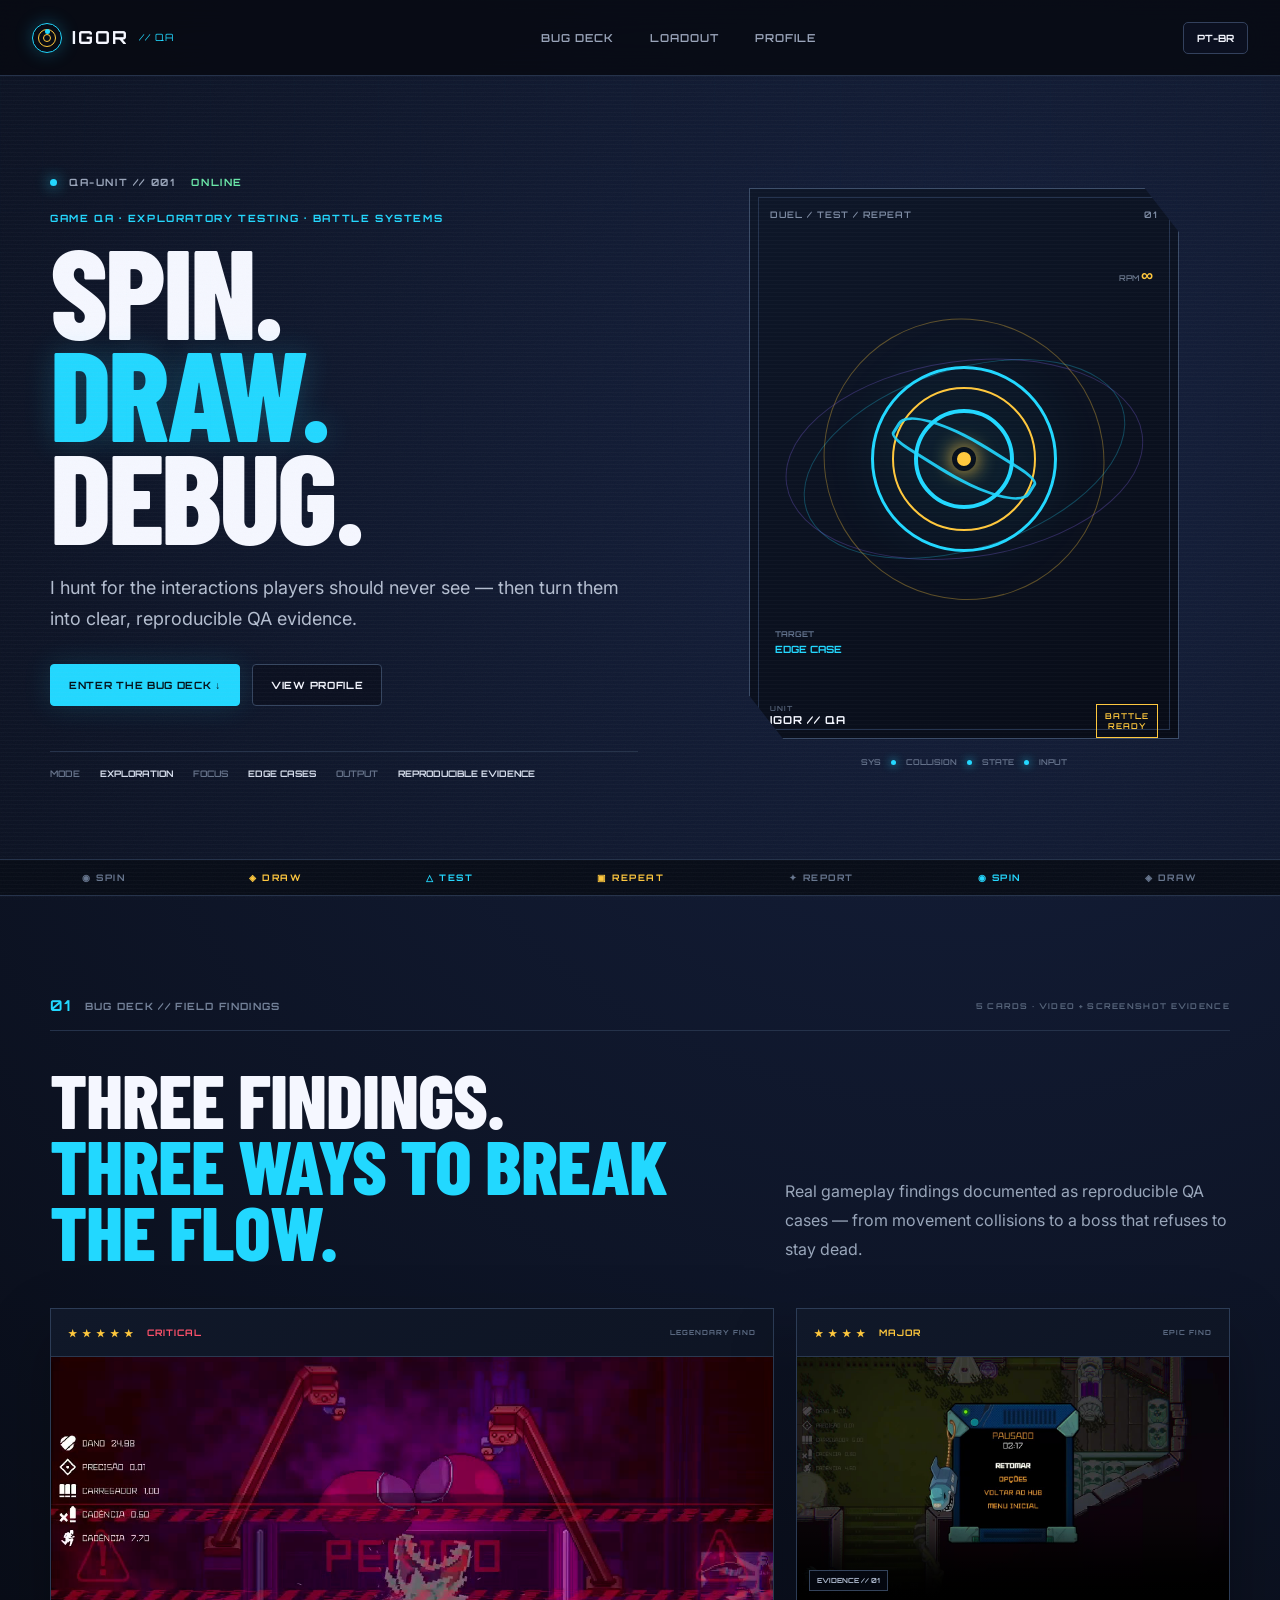
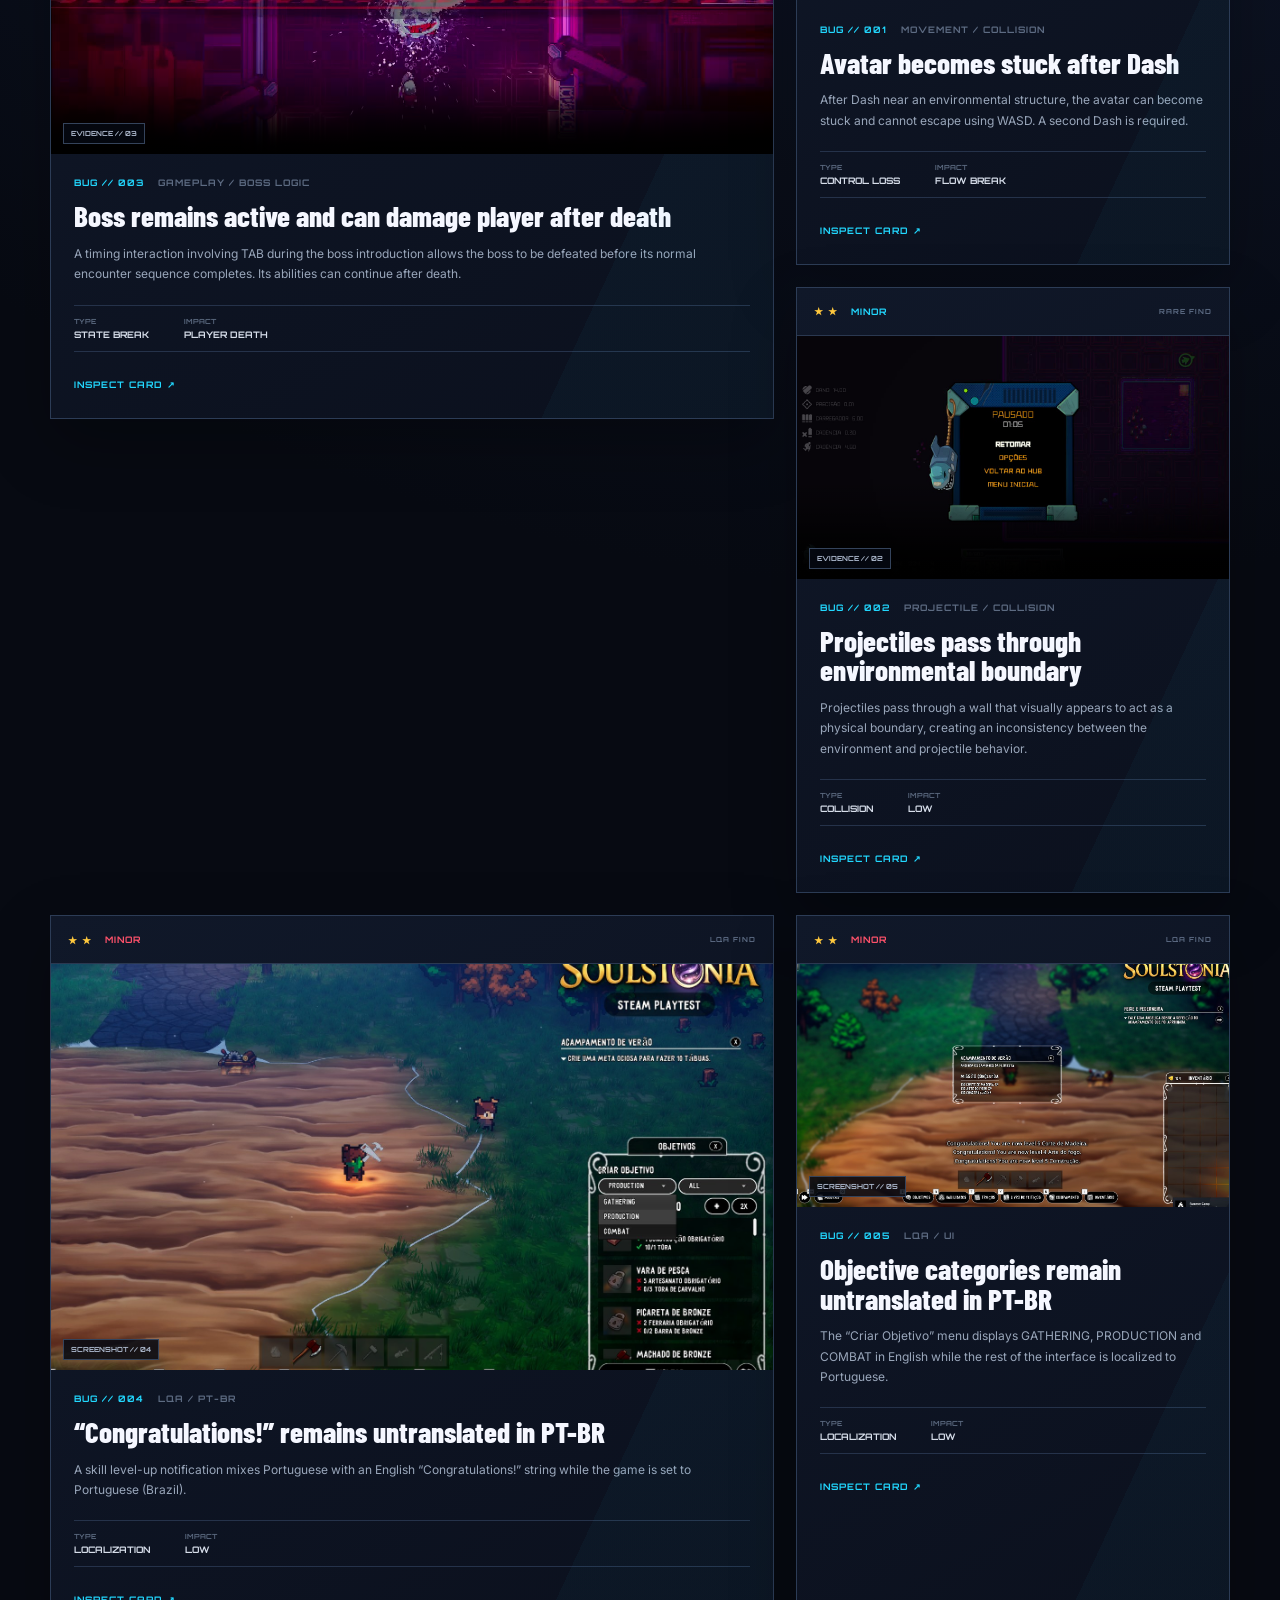
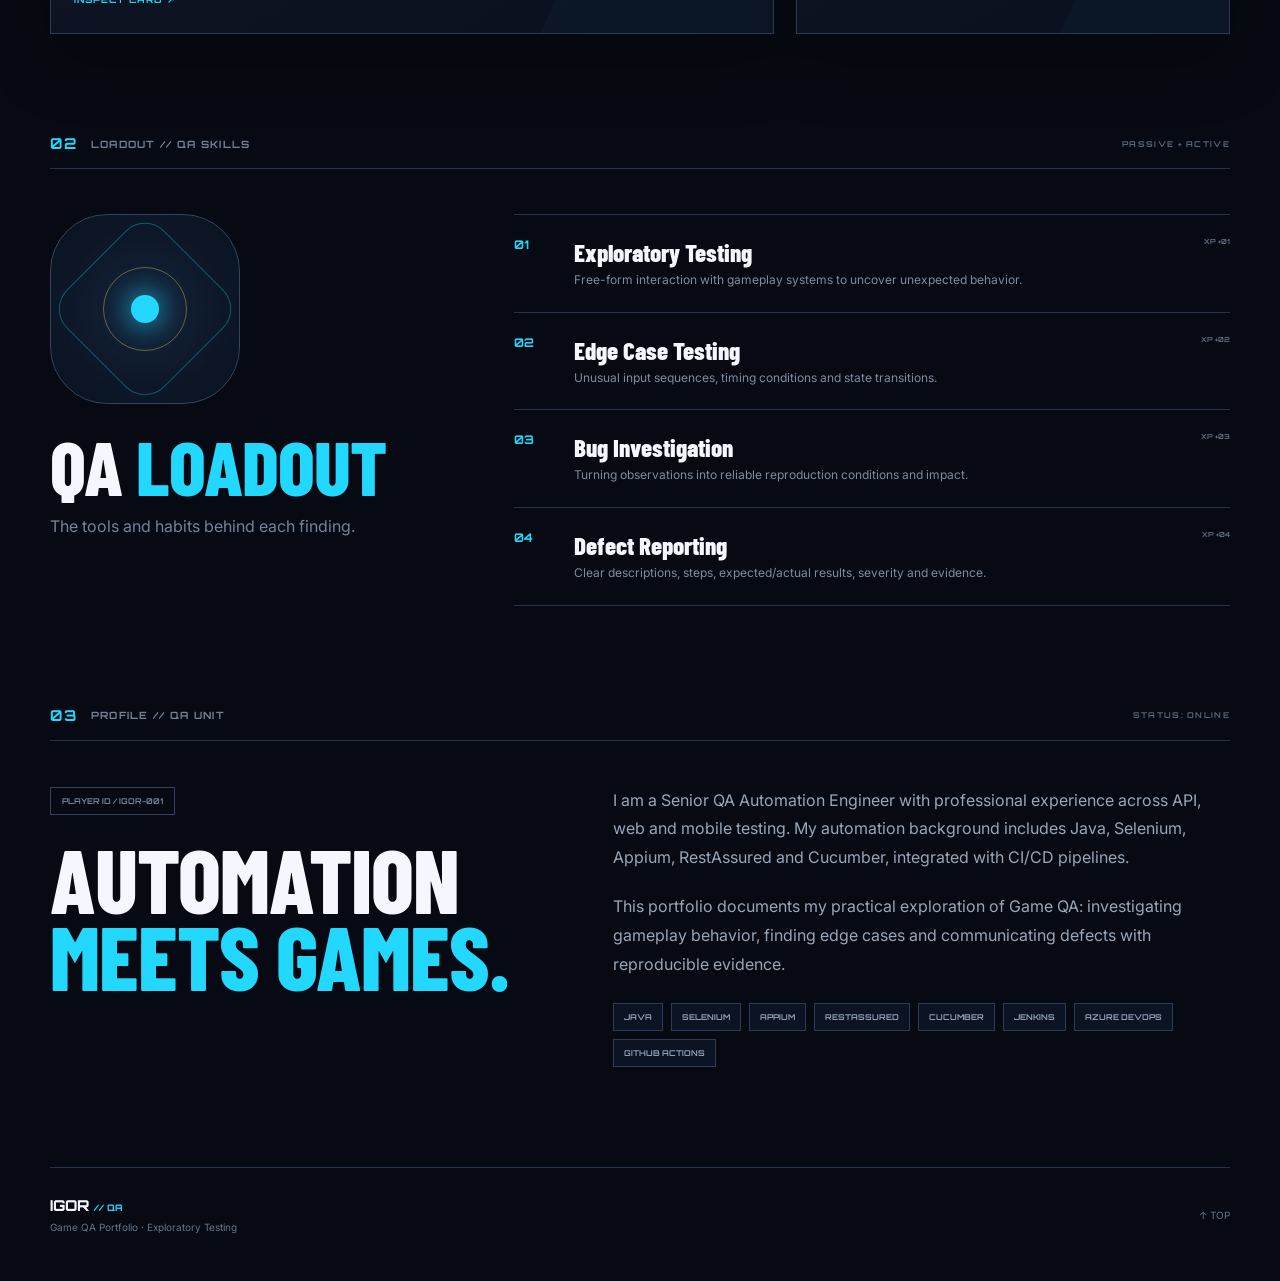
<file: index.html>
<!doctype html>
<html lang="en">
<head>
<meta charset="utf-8"><meta name="viewport" content="width=device-width,initial-scale=1">
<meta name="description" content="Igor Sandini — Game QA portfolio: exploratory testing, gameplay bugs and evidence-driven defect reports.">
<title>IGOR // GAME QA</title>
<link rel="preconnect" href="https://fonts.googleapis.com"><link rel="preconnect" href="https://fonts.gstatic.com" crossorigin>
<link href="https://fonts.googleapis.com/css2?family=Barlow+Condensed:wght@500;600;700;800&family=Inter:wght@400;500;600;700;800&family=Orbitron:wght@500;600;700;800&display=swap" rel="stylesheet">
<link rel="stylesheet" href="styles.css">
</head>
<body>
<div class="fx-grid"></div><div class="scan"></div><div class="grain"></div>
<header class="nav">
  <a class="logo" href="#top"><span class="logo-top"><i></i><b></b></span><strong>IGOR</strong><em>// QA</em></a>
  <div class="nav-center"><a href="#cases" data-i18n="navCases">BUG DECK</a><a href="#skills" data-i18n="navSkills">LOADOUT</a><a href="#about" data-i18n="navAbout">PROFILE</a></div>
  <button class="lang" id="langToggle">PT-BR</button>
</header>
<main id="top">
<section class="hero wrap">
  <div class="hero-left">
    <div class="system-line"><span class="pulse"></span><span>QA-UNIT // 001</span><b>ONLINE</b></div>
    <div class="eyebrow" data-i18n="eyebrow">GAME QA · EXPLORATORY TESTING · BATTLE SYSTEMS</div>
    <h1><span data-i18n="heroA">SPIN.</span><span class="cyan" data-i18n="heroB">DRAW.</span><span data-i18n="heroC">DEBUG.</span></h1>
    <p class="hero-sub" data-i18n="heroText">I hunt for the interactions players should never see — then turn them into clear, reproducible QA evidence.</p>
    <div class="hero-actions"><a class="btn primary" href="#cases" data-i18n="viewCases">ENTER THE BUG DECK ↓</a><a class="btn" href="#about" data-i18n="aboutMe">VIEW PROFILE</a></div>
    <div class="hero-readout"><span>MODE</span><strong>EXPLORATION</strong><span>FOCUS</span><strong>EDGE CASES</strong><span>OUTPUT</span><strong>REPRODUCIBLE EVIDENCE</strong></div>
  </div>
  <div class="hero-right">
    <div class="arena-card">
      <div class="card-head"><span>DUEL / TEST / REPEAT</span><span>01</span></div>
      <div class="arena">
        <div class="orbit o1"></div><div class="orbit o2"></div><div class="orbit o3"></div>
        <div class="top"><div class="top-ring r1"></div><div class="top-ring r2"></div><div class="top-ring r3"></div><div class="top-core"></div><span class="blade"></span></div>
        <div class="target">TARGET<br><b>EDGE CASE</b></div>
        <div class="speed">RPM <b>∞</b></div>
      </div>
      <div class="card-foot"><div><small>UNIT</small><strong>IGOR // QA</strong></div><div class="stamp">BATTLE<br>READY</div></div>
    </div>
    <div class="mini-hud"><span>SYS</span><i></i><span>COLLISION</span><i></i><span>STATE</span><i></i><span>INPUT</span></div>
  </div>
</section>
<section class="ticker"><div>◉ SPIN</div><div>◈ DRAW</div><div>△ TEST</div><div>▣ REPEAT</div><div>✦ REPORT</div><div>◉ SPIN</div><div>◈ DRAW</div></section>
<section class="wrap arena-intro" id="cases">
  <div class="section-top"><div><span class="section-no">01</span><span data-i18n="casesLabel">BUG DECK // FIELD FINDINGS</span></div><span class="micro" data-i18n="caseCount">5 CARDS · VIDEO + SCREENSHOT EVIDENCE</span></div>
  <div class="section-title"><h2 data-i18n="casesTitle">FIVE FINDINGS.<br><span>FIVE WAYS TO BREAK THE FLOW.</span></h2><p data-i18n="casesText">Real gameplay findings documented as reproducible QA cases — from movement and combat edge cases to localization defects found during a Steam playtest.</p></div>
  <div class="deck-grid">
    <article class="qa-card featured-card critical-card">
      <div class="card-rarity"><span>★ ★ ★ ★ ★</span><b>CRITICAL</b><em>LEGENDARY FIND</em></div>
      <div class="video-wrap"><video controls preload="metadata" poster="assets/posters/bug-003.jpg"><source src="assets/videos/bug-003-boss-death-state.mp4" type="video/mp4"></video><span class="video-label">EVIDENCE // 03</span></div>
      <div class="qa-card-body"><div class="bug-id">BUG // 003 <span>GAMEPLAY / BOSS LOGIC</span></div><h3 data-i18n="bug3Title">Boss remains active and can damage player after death</h3><p data-i18n="bug3Short">A timing interaction involving TAB during the boss introduction allows the boss to be defeated before its normal encounter sequence completes. Its abilities can continue after death.</p><div class="card-stats"><span><small>TYPE</small>STATE BREAK</span><span><small>IMPACT</small>PLAYER DEATH</span></div><button class="inspect" data-modal="bug3"><span data-i18n="inspect">INSPECT CARD</span> ↗</button></div>
    </article>
    <article class="qa-card major-card">
      <div class="card-rarity"><span>★ ★ ★ ★</span><b>MAJOR</b><em>EPIC FIND</em></div>
      <div class="video-wrap"><video controls preload="metadata" poster="assets/posters/bug-001.jpg"><source src="assets/videos/bug-001-dash-stuck.mp4" type="video/mp4"></video><span class="video-label">EVIDENCE // 01</span></div>
      <div class="qa-card-body"><div class="bug-id">BUG // 001 <span>MOVEMENT / COLLISION</span></div><h3 data-i18n="bug1Title">Avatar becomes stuck after Dash</h3><p data-i18n="bug1Short">After Dash near an environmental structure, the avatar can become stuck and cannot escape using WASD. A second Dash is required.</p><div class="card-stats"><span><small>TYPE</small>CONTROL LOSS</span><span><small>IMPACT</small>FLOW BREAK</span></div><button class="inspect" data-modal="bug1"><span data-i18n="inspect">INSPECT CARD</span> ↗</button></div>
    </article>
    <article class="qa-card minor-card">
      <div class="card-rarity"><span>★ ★</span><b>MINOR</b><em>RARE FIND</em></div>
      <div class="video-wrap"><video controls preload="metadata" poster="assets/posters/bug-002.jpg"><source src="assets/videos/bug-002-projectile-wall.mp4" type="video/mp4"></video><span class="video-label">EVIDENCE // 02</span></div>
      <div class="qa-card-body"><div class="bug-id">BUG // 002 <span>PROJECTILE / COLLISION</span></div><h3 data-i18n="bug2Title">Projectiles pass through environmental boundary</h3><p data-i18n="bug2Short">Projectiles pass through a wall that visually appears to act as a physical boundary, creating an inconsistency between the environment and projectile behavior.</p><div class="card-stats"><span><small>TYPE</small>COLLISION</span><span><small>IMPACT</small>LOW</span></div><button class="inspect" data-modal="bug2"><span data-i18n="inspect">INSPECT CARD</span> ↗</button></div>
    </article>

    <article class="qa-card lqa-card">
      <div class="card-rarity"><span>★ ★</span><b>MINOR</b><em>LQA FIND</em></div>
      <div class="evidence-wrap"><img src="assets/evidence/bug-004-congratulations.jpg" alt="Soulstonia Portuguese Brazil localization issue showing Congratulations in English" loading="lazy"><span class="video-label">SCREENSHOT // 04</span></div>
      <div class="qa-card-body"><div class="bug-id">BUG // 004 <span>LQA / PT-BR</span></div><h3 data-i18n="bug4Title">“Congratulations!” remains untranslated in PT-BR</h3><p data-i18n="bug4Short">A skill level-up notification mixes Portuguese with an English “Congratulations!” string while the game is set to Portuguese (Brazil).</p><div class="card-stats"><span><small>TYPE</small>LOCALIZATION</span><span><small>IMPACT</small>LOW</span></div><button class="inspect" data-modal="bug4"><span data-i18n="inspect">INSPECT CARD</span> ↗</button></div>
    </article>
    <article class="qa-card lqa-card">
      <div class="card-rarity"><span>★ ★</span><b>MINOR</b><em>LQA FIND</em></div>
      <div class="evidence-wrap"><img src="assets/evidence/bug-005-objective-categories.jpg" alt="Soulstonia Portuguese Brazil objective category menu with untranslated English labels" loading="lazy"><span class="video-label">SCREENSHOT // 05</span></div>
      <div class="qa-card-body"><div class="bug-id">BUG // 005 <span>LQA / UI</span></div><h3 data-i18n="bug5Title">Objective categories remain untranslated in PT-BR</h3><p data-i18n="bug5Short">The “Criar Objetivo” menu displays GATHERING, PRODUCTION and COMBAT in English while the rest of the interface is localized to Portuguese.</p><div class="card-stats"><span><small>TYPE</small>LOCALIZATION</span><span><small>IMPACT</small>LOW</span></div><button class="inspect" data-modal="bug5"><span data-i18n="inspect">INSPECT CARD</span> ↗</button></div>
    </article>
  </div>
</section>
<section class="wrap skills" id="skills">
 <div class="section-top"><div><span class="section-no">02</span><span data-i18n="skillsLabel">LOADOUT // QA SKILLS</span></div><span class="micro">PASSIVE + ACTIVE</span></div>
 <div class="skills-layout"><div class="skill-intro"><div class="bot-core"><div class="bot-eye"></div></div><h2 data-i18n="skillsTitle">QA <span>LOADOUT</span></h2><p data-i18n="skillsText">The tools and habits behind each finding.</p></div><div class="skill-list">
 <div class="skill-row"><b>01</b><div><h3 data-i18n="skill1">Exploratory Testing</h3><p data-i18n="skill1p">Free-form interaction with gameplay systems to uncover unexpected behavior.</p></div><span>XP +01</span></div>
 <div class="skill-row"><b>02</b><div><h3 data-i18n="skill2">Edge Case Testing</h3><p data-i18n="skill2p">Unusual input sequences, timing conditions and state transitions.</p></div><span>XP +02</span></div>
 <div class="skill-row"><b>03</b><div><h3 data-i18n="skill3">Bug Investigation</h3><p data-i18n="skill3p">Turning observations into reliable reproduction conditions and impact.</p></div><span>XP +03</span></div>
 <div class="skill-row"><b>04</b><div><h3 data-i18n="skill4">Defect Reporting</h3><p data-i18n="skill4p">Clear descriptions, steps, expected/actual results, severity and evidence.</p></div><span>XP +04</span></div>
 </div></div>
</section>
<section class="wrap profile" id="about">
 <div class="section-top"><div><span class="section-no">03</span><span data-i18n="aboutLabel">PROFILE // QA UNIT</span></div><span class="micro">STATUS: ONLINE</span></div>
 <div class="profile-grid"><div class="profile-title"><div class="id-chip">PLAYER ID / IGOR-001</div><h2 data-i18n="aboutTitle">AUTOMATION<br><span>MEETS GAMES.</span></h2></div><div class="profile-copy"><p data-i18n="aboutText">I am a Senior QA Automation Engineer with professional experience across API, web and mobile testing. My automation background includes Java, Selenium, Appium, RestAssured and Cucumber, integrated with CI/CD pipelines.</p><p data-i18n="aboutText2">This portfolio documents my practical exploration of Game QA: investigating gameplay behavior, finding edge cases and communicating defects with reproducible evidence.</p><div class="loadout-tags"><span>JAVA</span><span>SELENIUM</span><span>APPIUM</span><span>RESTASSURED</span><span>CUCUMBER</span><span>JENKINS</span><span>AZURE DEVOPS</span><span>GITHUB ACTIONS</span></div></div></div>
</section>
<footer class="footer wrap"><div><strong>IGOR <i>// QA</i></strong><span data-i18n="footerText">Game QA Portfolio · Exploratory Testing</span></div><a href="#top">↑ TOP</a></footer>
</main>
<div class="modal" id="modal" aria-hidden="true"><div class="modal-bg" data-close></div><div class="modal-window"><button class="close" data-close>×</button><div id="modalContent"></div></div></div>
<script src="script.js"></script>
</body></html>
</file>
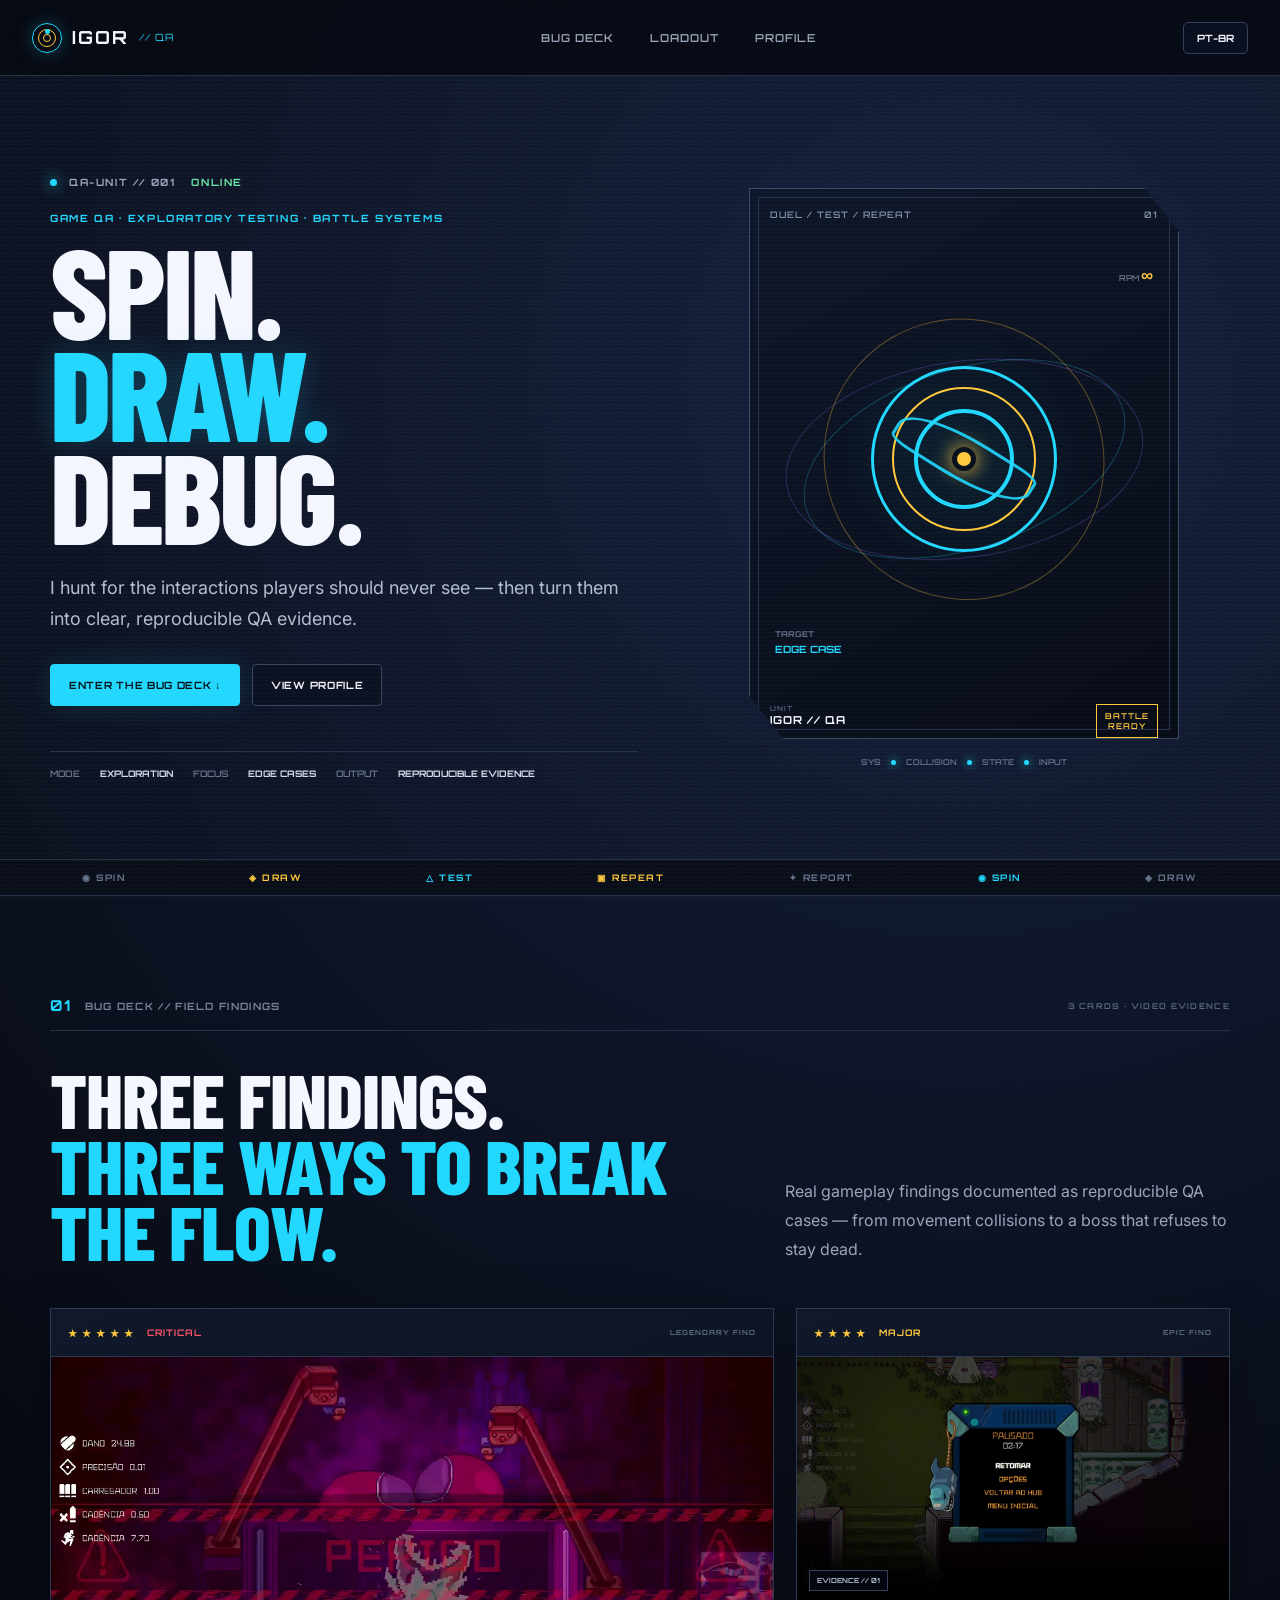
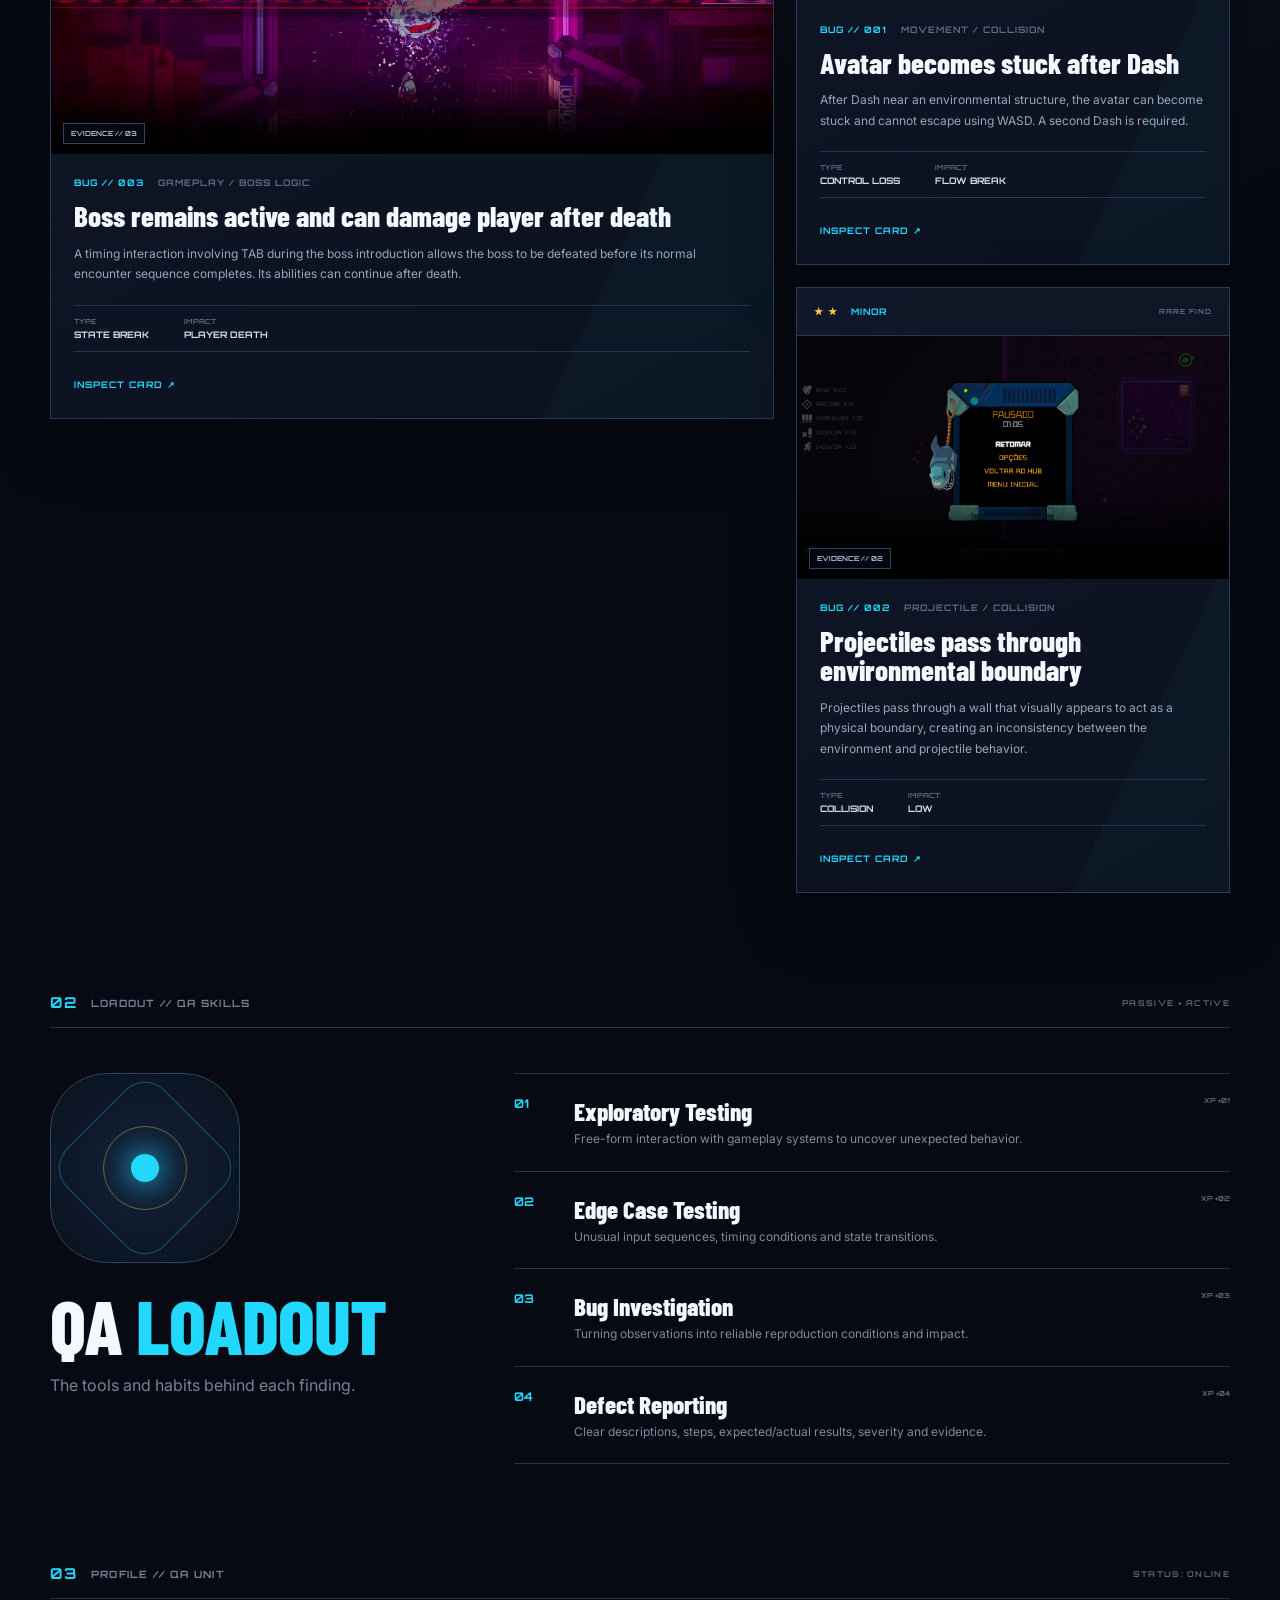
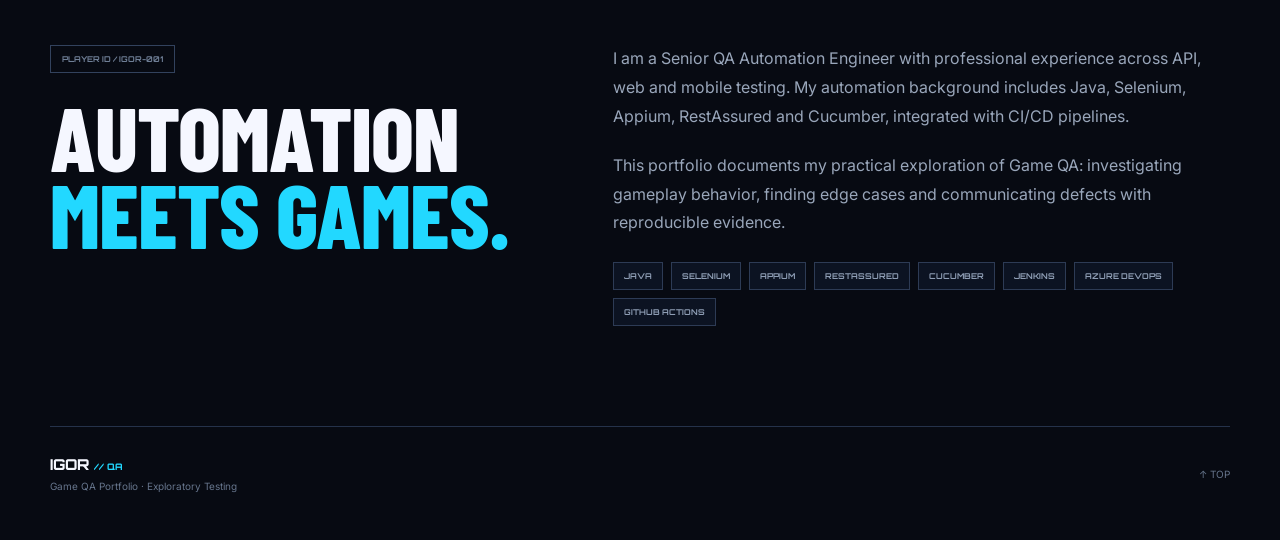
<file: game-qa-portfolio/index.html>
<!doctype html>
<html lang="en">
<head>
<meta charset="utf-8"><meta name="viewport" content="width=device-width,initial-scale=1">
<meta name="description" content="Igor Sandini — Game QA portfolio: exploratory testing, gameplay bugs and evidence-driven defect reports.">
<title>IGOR // GAME QA</title>
<link rel="preconnect" href="https://fonts.googleapis.com"><link rel="preconnect" href="https://fonts.gstatic.com" crossorigin>
<link href="https://fonts.googleapis.com/css2?family=Barlow+Condensed:wght@500;600;700;800&family=Inter:wght@400;500;600;700;800&family=Orbitron:wght@500;600;700;800&display=swap" rel="stylesheet">
<link rel="stylesheet" href="styles.css">
</head>
<body>
<div class="fx-grid"></div><div class="scan"></div><div class="grain"></div>
<header class="nav">
  <a class="logo" href="#top"><span class="logo-top"><i></i><b></b></span><strong>IGOR</strong><em>// QA</em></a>
  <div class="nav-center"><a href="#cases" data-i18n="navCases">BUG DECK</a><a href="#skills" data-i18n="navSkills">LOADOUT</a><a href="#about" data-i18n="navAbout">PROFILE</a></div>
  <button class="lang" id="langToggle">PT-BR</button>
</header>
<main id="top">
<section class="hero wrap">
  <div class="hero-left">
    <div class="system-line"><span class="pulse"></span><span>QA-UNIT // 001</span><b>ONLINE</b></div>
    <div class="eyebrow" data-i18n="eyebrow">GAME QA · EXPLORATORY TESTING · BATTLE SYSTEMS</div>
    <h1><span data-i18n="heroA">SPIN.</span><span class="cyan" data-i18n="heroB">DRAW.</span><span data-i18n="heroC">DEBUG.</span></h1>
    <p class="hero-sub" data-i18n="heroText">I hunt for the interactions players should never see — then turn them into clear, reproducible QA evidence.</p>
    <div class="hero-actions"><a class="btn primary" href="#cases" data-i18n="viewCases">ENTER THE BUG DECK ↓</a><a class="btn" href="#about" data-i18n="aboutMe">VIEW PROFILE</a></div>
    <div class="hero-readout"><span>MODE</span><strong>EXPLORATION</strong><span>FOCUS</span><strong>EDGE CASES</strong><span>OUTPUT</span><strong>REPRODUCIBLE EVIDENCE</strong></div>
  </div>
  <div class="hero-right">
    <div class="arena-card">
      <div class="card-head"><span>DUEL / TEST / REPEAT</span><span>01</span></div>
      <div class="arena">
        <div class="orbit o1"></div><div class="orbit o2"></div><div class="orbit o3"></div>
        <div class="top"><div class="top-ring r1"></div><div class="top-ring r2"></div><div class="top-ring r3"></div><div class="top-core"></div><span class="blade"></span></div>
        <div class="target">TARGET<br><b>EDGE CASE</b></div>
        <div class="speed">RPM <b>∞</b></div>
      </div>
      <div class="card-foot"><div><small>UNIT</small><strong>IGOR // QA</strong></div><div class="stamp">BATTLE<br>READY</div></div>
    </div>
    <div class="mini-hud"><span>SYS</span><i></i><span>COLLISION</span><i></i><span>STATE</span><i></i><span>INPUT</span></div>
  </div>
</section>
<section class="ticker"><div>◉ SPIN</div><div>◈ DRAW</div><div>△ TEST</div><div>▣ REPEAT</div><div>✦ REPORT</div><div>◉ SPIN</div><div>◈ DRAW</div></section>
<section class="wrap arena-intro" id="cases">
  <div class="section-top"><div><span class="section-no">01</span><span data-i18n="casesLabel">BUG DECK // FIELD FINDINGS</span></div><span class="micro">3 CARDS · VIDEO EVIDENCE</span></div>
  <div class="section-title"><h2 data-i18n="casesTitle">THREE FINDINGS.<br><span>THREE WAYS TO BREAK THE FLOW.</span></h2><p data-i18n="casesText">Real gameplay findings documented as reproducible QA cases — from movement collisions to a boss that refuses to stay dead.</p></div>
  <div class="deck-grid">
    <article class="qa-card featured-card critical-card">
      <div class="card-rarity"><span>★ ★ ★ ★ ★</span><b>CRITICAL</b><em>LEGENDARY FIND</em></div>
      <div class="video-wrap"><video controls preload="metadata" poster="assets/posters/bug-003.jpg"><source src="assets/videos/bug-003-boss-death-state.mp4" type="video/mp4"></video><span class="video-label">EVIDENCE // 03</span></div>
      <div class="qa-card-body"><div class="bug-id">BUG // 003 <span>GAMEPLAY / BOSS LOGIC</span></div><h3 data-i18n="bug3Title">Boss remains active and can damage player after death</h3><p data-i18n="bug3Short">A timing interaction involving TAB during the boss introduction allows the boss to be defeated before its normal encounter sequence completes. Its abilities can continue after death.</p><div class="card-stats"><span><small>TYPE</small>STATE BREAK</span><span><small>IMPACT</small>PLAYER DEATH</span></div><button class="inspect" data-modal="bug3"><span data-i18n="inspect">INSPECT CARD</span> ↗</button></div>
    </article>
    <article class="qa-card major-card">
      <div class="card-rarity"><span>★ ★ ★ ★</span><b>MAJOR</b><em>EPIC FIND</em></div>
      <div class="video-wrap"><video controls preload="metadata" poster="assets/posters/bug-001.jpg"><source src="assets/videos/bug-001-dash-stuck.mp4" type="video/mp4"></video><span class="video-label">EVIDENCE // 01</span></div>
      <div class="qa-card-body"><div class="bug-id">BUG // 001 <span>MOVEMENT / COLLISION</span></div><h3 data-i18n="bug1Title">Avatar becomes stuck after Dash</h3><p data-i18n="bug1Short">After Dash near an environmental structure, the avatar can become stuck and cannot escape using WASD. A second Dash is required.</p><div class="card-stats"><span><small>TYPE</small>CONTROL LOSS</span><span><small>IMPACT</small>FLOW BREAK</span></div><button class="inspect" data-modal="bug1"><span data-i18n="inspect">INSPECT CARD</span> ↗</button></div>
    </article>
    <article class="qa-card minor-card">
      <div class="card-rarity"><span>★ ★</span><b>MINOR</b><em>RARE FIND</em></div>
      <div class="video-wrap"><video controls preload="metadata" poster="assets/posters/bug-002.jpg"><source src="assets/videos/bug-002-projectile-wall.mp4" type="video/mp4"></video><span class="video-label">EVIDENCE // 02</span></div>
      <div class="qa-card-body"><div class="bug-id">BUG // 002 <span>PROJECTILE / COLLISION</span></div><h3 data-i18n="bug2Title">Projectiles pass through environmental boundary</h3><p data-i18n="bug2Short">Projectiles pass through a wall that visually appears to act as a physical boundary, creating an inconsistency between the environment and projectile behavior.</p><div class="card-stats"><span><small>TYPE</small>COLLISION</span><span><small>IMPACT</small>LOW</span></div><button class="inspect" data-modal="bug2"><span data-i18n="inspect">INSPECT CARD</span> ↗</button></div>
    </article>
  </div>
</section>
<section class="wrap skills" id="skills">
 <div class="section-top"><div><span class="section-no">02</span><span data-i18n="skillsLabel">LOADOUT // QA SKILLS</span></div><span class="micro">PASSIVE + ACTIVE</span></div>
 <div class="skills-layout"><div class="skill-intro"><div class="bot-core"><div class="bot-eye"></div></div><h2 data-i18n="skillsTitle">QA <span>LOADOUT</span></h2><p data-i18n="skillsText">The tools and habits behind each finding.</p></div><div class="skill-list">
 <div class="skill-row"><b>01</b><div><h3 data-i18n="skill1">Exploratory Testing</h3><p data-i18n="skill1p">Free-form interaction with gameplay systems to uncover unexpected behavior.</p></div><span>XP +01</span></div>
 <div class="skill-row"><b>02</b><div><h3 data-i18n="skill2">Edge Case Testing</h3><p data-i18n="skill2p">Unusual input sequences, timing conditions and state transitions.</p></div><span>XP +02</span></div>
 <div class="skill-row"><b>03</b><div><h3 data-i18n="skill3">Bug Investigation</h3><p data-i18n="skill3p">Turning observations into reliable reproduction conditions and impact.</p></div><span>XP +03</span></div>
 <div class="skill-row"><b>04</b><div><h3 data-i18n="skill4">Defect Reporting</h3><p data-i18n="skill4p">Clear descriptions, steps, expected/actual results, severity and evidence.</p></div><span>XP +04</span></div>
 </div></div>
</section>
<section class="wrap profile" id="about">
 <div class="section-top"><div><span class="section-no">03</span><span data-i18n="aboutLabel">PROFILE // QA UNIT</span></div><span class="micro">STATUS: ONLINE</span></div>
 <div class="profile-grid"><div class="profile-title"><div class="id-chip">PLAYER ID / IGOR-001</div><h2 data-i18n="aboutTitle">AUTOMATION<br><span>MEETS GAMES.</span></h2></div><div class="profile-copy"><p data-i18n="aboutText">I am a Senior QA Automation Engineer with professional experience across API, web and mobile testing. My automation background includes Java, Selenium, Appium, RestAssured and Cucumber, integrated with CI/CD pipelines.</p><p data-i18n="aboutText2">This portfolio documents my practical exploration of Game QA: investigating gameplay behavior, finding edge cases and communicating defects with reproducible evidence.</p><div class="loadout-tags"><span>JAVA</span><span>SELENIUM</span><span>APPIUM</span><span>RESTASSURED</span><span>CUCUMBER</span><span>JENKINS</span><span>AZURE DEVOPS</span><span>GITHUB ACTIONS</span></div></div></div>
</section>
<footer class="footer wrap"><div><strong>IGOR <i>// QA</i></strong><span data-i18n="footerText">Game QA Portfolio · Exploratory Testing</span></div><a href="#top">↑ TOP</a></footer>
</main>
<div class="modal" id="modal" aria-hidden="true"><div class="modal-bg" data-close></div><div class="modal-window"><button class="close" data-close>×</button><div id="modalContent"></div></div></div>
<script src="script.js"></script>
</body></html>
</file>
<file: styles.css>
:root{--bg:#070a12;--panel:#0d1220;--panel2:#11192a;--ink:#f5f7ff;--muted:#9aa5ba;--line:#25324a;--cyan:#22d8ff;--cyan2:#00a9d4;--gold:#ffc83d;--purple:#8f6bff;--red:#ff526b;--green:#69e6a7;--max:1180px}*{box-sizing:border-box}html{scroll-behavior:smooth}body{margin:0;background:radial-gradient(circle at 75% 10%,#15203d 0,#070a12 42%),var(--bg);color:var(--ink);font-family:Inter,system-ui,sans-serif;line-height:1.55}.wrap{width:min(var(--max),calc(100% - 48px));margin:auto}.fx-grid{position:fixed;inset:0;pointer-events:none;opacity:.16;background-image:linear-gradient(rgba(34,216,255,.07) 1px,transparent 1px),linear-gradient(90deg,rgba(34,216,255,.07) 1px,transparent 1px);background-size:42px 42px;mask-image:linear-gradient(to bottom,black,transparent 78%)}.scan{position:fixed;inset:0;pointer-events:none;opacity:.045;background:repeating-linear-gradient(0deg,transparent 0 3px,#fff 4px);z-index:10}.grain{position:fixed;inset:0;pointer-events:none;opacity:.025;background-image:url("data:image/svg+xml,%3Csvg xmlns='http://www.w3.org/2000/svg' width='160' height='160'%3E%3Cfilter id='n'%3E%3CfeTurbulence type='fractalNoise' baseFrequency='.9' numOctaves='3'/%3E%3C/filter%3E%3Crect width='100%25' height='100%25' filter='url(%23n)'/%3E%3C/svg%3E")}.nav{height:76px;position:sticky;top:0;z-index:20;display:flex;align-items:center;justify-content:space-between;padding:0 32px;background:rgba(7,10,18,.86);border-bottom:1px solid var(--line);backdrop-filter:blur(16px)}.logo{display:flex;align-items:center;gap:10px;color:var(--ink);text-decoration:none;font-family:Orbitron,sans-serif;letter-spacing:2px}.logo strong{font-size:18px}.logo em{font-size:10px;color:var(--cyan);font-style:normal;letter-spacing:1px}.logo-top{width:30px;height:30px;border:1px solid var(--cyan);border-radius:50%;position:relative;display:grid;place-items:center;box-shadow:0 0 18px #22d8ff44}.logo-top:before,.logo-top:after{content:"";position:absolute;border:1px solid var(--gold);border-radius:50%}.logo-top:before{inset:5px}.logo-top:after{inset:10px}.logo-top i{width:5px;height:5px;background:var(--cyan);border-radius:50%;z-index:2}.nav-center{display:flex;gap:36px}.nav-center a{font:600 11px Orbitron,sans-serif;color:var(--muted);text-decoration:none;letter-spacing:1px}.nav-center a:hover{color:var(--cyan)}.lang{border:1px solid #33415d;background:#0b1020;color:var(--ink);padding:9px 13px;border-radius:5px;font:700 10px Orbitron,sans-serif}.hero{min-height:700px;padding:100px 0 80px;display:grid;grid-template-columns:1.05fr .95fr;gap:60px;align-items:center}.system-line,.eyebrow{font:700 10px Orbitron,sans-serif;letter-spacing:1.6px;color:var(--muted)}.system-line{display:flex;gap:12px;align-items:center;margin-bottom:24px}.system-line b{color:var(--green);margin-left:4px}.pulse{width:7px;height:7px;border-radius:50%;background:var(--cyan);box-shadow:0 0 14px var(--cyan);animation:pulse 1.7s infinite}.eyebrow{color:var(--cyan);margin-bottom:14px}.hero h1{font:800 clamp(70px,10vw,132px)/.8 'Barlow Condensed',sans-serif;letter-spacing:-3px;margin:0 0 28px}.hero h1 span{display:block}.hero h1 .cyan{color:var(--cyan);text-shadow:0 0 30px #22d8ff33}.hero-sub{max-width:610px;color:#b4bed0;font-size:18px;line-height:1.7;margin:0 0 30px}.hero-actions{display:flex;gap:12px}.btn{display:inline-flex;align-items:center;gap:14px;padding:14px 18px;border:1px solid #34445f;color:var(--ink);text-decoration:none;border-radius:4px;font:700 10px Orbitron,sans-serif;letter-spacing:.7px;background:#0b1020}.btn.primary{background:var(--cyan);color:#031019;border-color:var(--cyan);box-shadow:0 0 28px #22d8ff22}.hero-readout{margin-top:45px;display:flex;gap:20px;flex-wrap:wrap;border-top:1px solid var(--line);padding-top:16px;color:#66738b;font:600 9px Orbitron,sans-serif}.hero-readout strong{color:#d6deed}.hero-right{display:flex;flex-direction:column;align-items:center}.arena-card{width:min(430px,100%);aspect-ratio:.78;border:1px solid #3b4c68;background:linear-gradient(150deg,#0e1729,#080c17);position:relative;padding:20px;box-shadow:20px 30px 70px #0008,0 0 40px #22d8ff08;clip-path:polygon(0 0,92% 0,100% 8%,100% 100%,8% 100%,0 92%)}.arena-card:before{content:"";position:absolute;inset:8px;border:1px solid #25344f;pointer-events:none}.card-head,.card-foot{display:flex;justify-content:space-between;position:relative;z-index:2;font:600 9px Orbitron,sans-serif;letter-spacing:1px;color:#7f8da5}.arena{position:absolute;inset:65px 25px 75px;display:grid;place-items:center;overflow:hidden}.orbit{position:absolute;border:1px solid #22d8ff45;border-radius:50%;transform:rotate(-18deg)}.o1{width:88%;height:44%}.o2{width:75%;height:68%;transform:rotate(48deg);border-color:#ffc83d55}.o3{width:52%;height:88%;transform:rotate(82deg);border-color:#8f6bff45}.top{width:190px;height:190px;border-radius:50%;position:relative;display:grid;place-items:center;filter:drop-shadow(0 0 20px #22d8ff44);animation:spin 9s linear infinite}.top-ring{position:absolute;border-radius:50%;border:3px solid var(--cyan)}.r1{inset:2px;border-color:#22d8ff}.r2{inset:23px;border-color:var(--gold);border-width:2px}.r3{inset:45px;border-color:#22d8ff;border-width:4px}.top-core{width:24px;height:24px;background:var(--gold);border-radius:50%;border:5px solid #07101c;box-shadow:0 0 20px var(--gold)}.blade{position:absolute;width:150px;height:45px;border:3px solid var(--cyan);border-radius:60% 15% 60% 15%;transform:rotate(32deg);opacity:.9}.target{position:absolute;bottom:5px;left:0;font:700 8px Orbitron,sans-serif;color:#60708a;line-height:1.7}.target b{color:var(--cyan);font-size:10px}.speed{position:absolute;right:0;top:10px;font:600 8px Orbitron,sans-serif;color:#68758a}.speed b{font-size:17px;color:var(--gold)}.card-foot{bottom:0;position:absolute;left:20px;right:20px}.card-foot div{display:flex;flex-direction:column}.card-foot small{font-size:7px;color:#58657b}.card-foot strong{font-size:11px;color:var(--ink)}.stamp{border:1px solid var(--gold);color:var(--gold)!important;padding:6px 8px;text-align:center;font-size:8px!important;line-height:1.3}.mini-hud{width:min(430px,100%);display:flex;gap:10px;align-items:center;justify-content:center;margin-top:18px;font:600 8px Orbitron,sans-serif;color:#63718a}.mini-hud i{height:5px;width:5px;background:var(--cyan);border-radius:50%;box-shadow:0 0 8px var(--cyan)}.ticker{overflow:hidden;border-top:1px solid var(--line);border-bottom:1px solid var(--line);display:flex;justify-content:space-around;padding:12px 20px;background:#080d18;color:#66758e;font:700 9px Orbitron,sans-serif;letter-spacing:1.5px}.ticker div:nth-child(2n){color:var(--gold)}.ticker div:nth-child(3n){color:var(--cyan)}section.wrap{padding-top:100px}.section-top{display:flex;justify-content:space-between;align-items:center;border-bottom:1px solid var(--line);padding-bottom:15px;font:700 10px Orbitron,sans-serif;letter-spacing:1.3px;color:#738198}.section-top>div{display:flex;gap:13px;align-items:center}.section-no{color:var(--cyan);font-size:15px}.micro{font-size:8px;color:#56647a}.section-title{display:grid;grid-template-columns:1fr .65fr;gap:50px;align-items:end;margin:34px 0 45px}.section-title h2,.skill-intro h2,.profile-title h2{font:800 clamp(46px,6vw,78px)/.86 'Barlow Condensed',sans-serif;letter-spacing:-1px;margin:0}.section-title h2 span,.skill-intro h2 span,.profile-title h2 span{color:var(--cyan)}.section-title p,.profile-copy p{color:#99a6ba;margin:0;line-height:1.8}.deck-grid{display:grid;grid-template-columns:1.25fr .75fr;gap:22px;align-items:start}.qa-card{border:1px solid #2c3c56;background:linear-gradient(150deg,#101829,#0b101d);position:relative;overflow:hidden;box-shadow:0 25px 60px #0004}.qa-card:before{content:"";position:absolute;inset:0;background:linear-gradient(115deg,transparent 0 78%,#22d8ff08 78%);pointer-events:none}.featured-card{grid-row:span 2}.card-rarity{height:48px;padding:0 17px;display:flex;align-items:center;gap:13px;border-bottom:1px solid #2a3850;font:700 9px Orbitron,sans-serif;letter-spacing:1px}.card-rarity span{color:var(--gold);font-size:10px}.card-rarity b{color:var(--red)}.major-card .card-rarity b{color:var(--gold)}.minor-card .card-rarity b{color:var(--cyan)}.card-rarity em{margin-left:auto;color:#5d6c84;font-style:normal;font-size:7px}.video-wrap{position:relative;background:#05070d}.video-wrap video{width:100%;display:block;aspect-ratio:16/9;object-fit:cover}.featured-card .video-wrap video{aspect-ratio:16/8.8}.video-label{position:absolute;left:12px;bottom:10px;background:#050912d9;border:1px solid #34435b;padding:5px 7px;color:#aab6ca;font:700 7px Orbitron,sans-serif}.qa-card-body{padding:23px}.bug-id{font:700 9px Orbitron,sans-serif;color:var(--cyan);letter-spacing:1px}.bug-id span{color:#5d6b82;margin-left:10px}.qa-card h3{font:800 29px/1.02 'Barlow Condensed',sans-serif;margin:13px 0}.qa-card p{font-size:12px;color:#99a6ba;line-height:1.7;margin:0 0 20px}.card-stats{display:flex;border-top:1px solid var(--line);border-bottom:1px solid var(--line);padding:11px 0;gap:35px;margin-bottom:18px}.card-stats span{font:700 9px Orbitron,sans-serif;color:#d7deea}.card-stats small{display:block;color:#59677d;font-size:7px;margin-bottom:3px}.inspect{background:none;border:0;padding:0;color:var(--cyan);font:700 9px Orbitron,sans-serif;cursor:pointer;letter-spacing:1px}.skills-layout{display:grid;grid-template-columns:.55fr 1fr;gap:70px;margin-top:45px}.skill-intro{position:relative}.skill-intro p{color:#75839a;max-width:320px}.bot-core{width:190px;height:190px;border:1px solid #34445e;border-radius:30%;margin-bottom:28px;position:relative;display:grid;place-items:center;background:radial-gradient(circle,#14243d,#090e19);box-shadow:inset 0 0 40px #22d8ff09}.bot-core:before,.bot-core:after{content:"";position:absolute;border:1px solid #22d8ff55}.bot-core:before{inset:25px;border-radius:20%;transform:rotate(45deg)}.bot-core:after{inset:52px;border-radius:50%;border-color:#ffc83d66}.bot-eye{width:28px;height:28px;background:var(--cyan);border-radius:50%;box-shadow:0 0 30px var(--cyan);z-index:2}.skill-list{border-top:1px solid var(--line)}.skill-row{display:grid;grid-template-columns:40px 1fr 55px;gap:20px;padding:22px 0;border-bottom:1px solid var(--line);align-items:start}.skill-row>b{font:700 12px Orbitron,sans-serif;color:var(--cyan)}.skill-row h3{font:800 25px 'Barlow Condensed',sans-serif;margin:0 0 4px}.skill-row p{color:#7e8ba0;font-size:12px;margin:0}.skill-row>span{font:700 7px Orbitron,sans-serif;color:#5c6a81;text-align:right}.profile-grid{display:grid;grid-template-columns:.8fr 1fr;gap:70px;margin-top:45px;padding-bottom:100px}.id-chip{display:inline-block;border:1px solid #32425d;color:#6f7f96;padding:8px 11px;font:700 8px Orbitron,sans-serif;margin-bottom:25px}.profile-title h2{font-size:clamp(55px,7vw,92px)}.profile-copy p{margin-bottom:20px}.loadout-tags{display:flex;gap:8px;flex-wrap:wrap;margin-top:25px}.loadout-tags span{padding:8px 10px;border:1px solid #2d3b55;background:#0c1322;color:#8e9db4;font:700 8px Orbitron,sans-serif}.footer{border-top:1px solid var(--line);padding:28px 0 45px;display:flex;justify-content:space-between;align-items:center}.footer div{display:flex;flex-direction:column;gap:5px}.footer strong{font:800 15px Orbitron,sans-serif}.footer strong i{color:var(--cyan);font-style:normal;font-size:9px}.footer span,.footer a{font-size:10px;color:#66758c;text-decoration:none}.modal{display:none;position:fixed;inset:0;z-index:50}.modal.open{display:block}.modal-bg{position:absolute;inset:0;background:#02040ae8;backdrop-filter:blur(10px)}.modal-window{position:relative;width:min(920px,calc(100% - 32px));max-height:90vh;overflow:auto;margin:5vh auto;background:#0a101c;border:1px solid #3b4e6c;box-shadow:0 30px 100px #000; padding:32px}.close{position:absolute;right:16px;top:12px;background:none;border:0;color:#8795ab;font-size:30px;cursor:pointer;z-index:2}.modal-window h2{font:800 52px/1 'Barlow Condensed',sans-serif;margin:12px 0 20px}.modal-badge{font:700 9px Orbitron,sans-serif;color:var(--cyan);letter-spacing:1px}.modal-video{width:100%;display:block;margin:0 0 28px}.modal-window h4{font:700 9px Orbitron,sans-serif;color:var(--gold);letter-spacing:1px;margin:24px 0 7px}.modal-window p,.modal-window li{color:#a4afc2;font-size:13px}.modal-window ol{padding-left:22px}.modal-window li{margin-bottom:5px}@keyframes spin{to{transform:rotate(360deg)}}@keyframes pulse{50%{opacity:.35;transform:scale(.7)}}@media(max-width:850px){.nav-center{display:none}.hero{grid-template-columns:1fr;padding-top:70px}.hero-right{margin-top:15px}.deck-grid,.skills-layout,.profile-grid,.section-title{grid-template-columns:1fr}.featured-card{grid-row:auto}.hero h1{font-size:85px}.arena-card{max-width:380px}.profile-grid{gap:35px}}@media(max-width:520px){.wrap{width:min(100% - 28px,var(--max))}.nav{padding:0 16px}.hero{min-height:auto;padding:55px 0}.hero h1{font-size:70px}.hero-sub{font-size:15px}.hero-readout{gap:10px}.ticker{justify-content:flex-start;gap:25px;overflow:hidden}.section-title h2{font-size:54px}.card-rarity em{display:none}.qa-card h3{font-size:27px}.modal-window{padding:22px}.modal-window h2{font-size:42px}}

.evidence-wrap{position:relative;background:#05070d;overflow:hidden}.evidence-wrap img{width:100%;display:block;aspect-ratio:16/9;object-fit:cover}.modal-image{width:100%;display:block;max-height:65vh;object-fit:contain;background:#05070d;margin:0 0 28px}.lqa-card{min-height:100%}@media(max-width:850px){.deck-grid{grid-template-columns:1fr}.lqa-card .evidence-wrap img{aspect-ratio:16/10}}
</file>
<file: game-qa-portfolio/styles.css>
:root{--bg:#070a12;--panel:#0d1220;--panel2:#11192a;--ink:#f5f7ff;--muted:#9aa5ba;--line:#25324a;--cyan:#22d8ff;--cyan2:#00a9d4;--gold:#ffc83d;--purple:#8f6bff;--red:#ff526b;--green:#69e6a7;--max:1180px}*{box-sizing:border-box}html{scroll-behavior:smooth}body{margin:0;background:radial-gradient(circle at 75% 10%,#15203d 0,#070a12 42%),var(--bg);color:var(--ink);font-family:Inter,system-ui,sans-serif;line-height:1.55}.wrap{width:min(var(--max),calc(100% - 48px));margin:auto}.fx-grid{position:fixed;inset:0;pointer-events:none;opacity:.16;background-image:linear-gradient(rgba(34,216,255,.07) 1px,transparent 1px),linear-gradient(90deg,rgba(34,216,255,.07) 1px,transparent 1px);background-size:42px 42px;mask-image:linear-gradient(to bottom,black,transparent 78%)}.scan{position:fixed;inset:0;pointer-events:none;opacity:.045;background:repeating-linear-gradient(0deg,transparent 0 3px,#fff 4px);z-index:10}.grain{position:fixed;inset:0;pointer-events:none;opacity:.025;background-image:url("data:image/svg+xml,%3Csvg xmlns='http://www.w3.org/2000/svg' width='160' height='160'%3E%3Cfilter id='n'%3E%3CfeTurbulence type='fractalNoise' baseFrequency='.9' numOctaves='3'/%3E%3C/filter%3E%3Crect width='100%25' height='100%25' filter='url(%23n)'/%3E%3C/svg%3E")}.nav{height:76px;position:sticky;top:0;z-index:20;display:flex;align-items:center;justify-content:space-between;padding:0 32px;background:rgba(7,10,18,.86);border-bottom:1px solid var(--line);backdrop-filter:blur(16px)}.logo{display:flex;align-items:center;gap:10px;color:var(--ink);text-decoration:none;font-family:Orbitron,sans-serif;letter-spacing:2px}.logo strong{font-size:18px}.logo em{font-size:10px;color:var(--cyan);font-style:normal;letter-spacing:1px}.logo-top{width:30px;height:30px;border:1px solid var(--cyan);border-radius:50%;position:relative;display:grid;place-items:center;box-shadow:0 0 18px #22d8ff44}.logo-top:before,.logo-top:after{content:"";position:absolute;border:1px solid var(--gold);border-radius:50%}.logo-top:before{inset:5px}.logo-top:after{inset:10px}.logo-top i{width:5px;height:5px;background:var(--cyan);border-radius:50%;z-index:2}.nav-center{display:flex;gap:36px}.nav-center a{font:600 11px Orbitron,sans-serif;color:var(--muted);text-decoration:none;letter-spacing:1px}.nav-center a:hover{color:var(--cyan)}.lang{border:1px solid #33415d;background:#0b1020;color:var(--ink);padding:9px 13px;border-radius:5px;font:700 10px Orbitron,sans-serif}.hero{min-height:700px;padding:100px 0 80px;display:grid;grid-template-columns:1.05fr .95fr;gap:60px;align-items:center}.system-line,.eyebrow{font:700 10px Orbitron,sans-serif;letter-spacing:1.6px;color:var(--muted)}.system-line{display:flex;gap:12px;align-items:center;margin-bottom:24px}.system-line b{color:var(--green);margin-left:4px}.pulse{width:7px;height:7px;border-radius:50%;background:var(--cyan);box-shadow:0 0 14px var(--cyan);animation:pulse 1.7s infinite}.eyebrow{color:var(--cyan);margin-bottom:14px}.hero h1{font:800 clamp(70px,10vw,132px)/.8 'Barlow Condensed',sans-serif;letter-spacing:-3px;margin:0 0 28px}.hero h1 span{display:block}.hero h1 .cyan{color:var(--cyan);text-shadow:0 0 30px #22d8ff33}.hero-sub{max-width:610px;color:#b4bed0;font-size:18px;line-height:1.7;margin:0 0 30px}.hero-actions{display:flex;gap:12px}.btn{display:inline-flex;align-items:center;gap:14px;padding:14px 18px;border:1px solid #34445f;color:var(--ink);text-decoration:none;border-radius:4px;font:700 10px Orbitron,sans-serif;letter-spacing:.7px;background:#0b1020}.btn.primary{background:var(--cyan);color:#031019;border-color:var(--cyan);box-shadow:0 0 28px #22d8ff22}.hero-readout{margin-top:45px;display:flex;gap:20px;flex-wrap:wrap;border-top:1px solid var(--line);padding-top:16px;color:#66738b;font:600 9px Orbitron,sans-serif}.hero-readout strong{color:#d6deed}.hero-right{display:flex;flex-direction:column;align-items:center}.arena-card{width:min(430px,100%);aspect-ratio:.78;border:1px solid #3b4c68;background:linear-gradient(150deg,#0e1729,#080c17);position:relative;padding:20px;box-shadow:20px 30px 70px #0008,0 0 40px #22d8ff08;clip-path:polygon(0 0,92% 0,100% 8%,100% 100%,8% 100%,0 92%)}.arena-card:before{content:"";position:absolute;inset:8px;border:1px solid #25344f;pointer-events:none}.card-head,.card-foot{display:flex;justify-content:space-between;position:relative;z-index:2;font:600 9px Orbitron,sans-serif;letter-spacing:1px;color:#7f8da5}.arena{position:absolute;inset:65px 25px 75px;display:grid;place-items:center;overflow:hidden}.orbit{position:absolute;border:1px solid #22d8ff45;border-radius:50%;transform:rotate(-18deg)}.o1{width:88%;height:44%}.o2{width:75%;height:68%;transform:rotate(48deg);border-color:#ffc83d55}.o3{width:52%;height:88%;transform:rotate(82deg);border-color:#8f6bff45}.top{width:190px;height:190px;border-radius:50%;position:relative;display:grid;place-items:center;filter:drop-shadow(0 0 20px #22d8ff44);animation:spin 9s linear infinite}.top-ring{position:absolute;border-radius:50%;border:3px solid var(--cyan)}.r1{inset:2px;border-color:#22d8ff}.r2{inset:23px;border-color:var(--gold);border-width:2px}.r3{inset:45px;border-color:#22d8ff;border-width:4px}.top-core{width:24px;height:24px;background:var(--gold);border-radius:50%;border:5px solid #07101c;box-shadow:0 0 20px var(--gold)}.blade{position:absolute;width:150px;height:45px;border:3px solid var(--cyan);border-radius:60% 15% 60% 15%;transform:rotate(32deg);opacity:.9}.target{position:absolute;bottom:5px;left:0;font:700 8px Orbitron,sans-serif;color:#60708a;line-height:1.7}.target b{color:var(--cyan);font-size:10px}.speed{position:absolute;right:0;top:10px;font:600 8px Orbitron,sans-serif;color:#68758a}.speed b{font-size:17px;color:var(--gold)}.card-foot{bottom:0;position:absolute;left:20px;right:20px}.card-foot div{display:flex;flex-direction:column}.card-foot small{font-size:7px;color:#58657b}.card-foot strong{font-size:11px;color:var(--ink)}.stamp{border:1px solid var(--gold);color:var(--gold)!important;padding:6px 8px;text-align:center;font-size:8px!important;line-height:1.3}.mini-hud{width:min(430px,100%);display:flex;gap:10px;align-items:center;justify-content:center;margin-top:18px;font:600 8px Orbitron,sans-serif;color:#63718a}.mini-hud i{height:5px;width:5px;background:var(--cyan);border-radius:50%;box-shadow:0 0 8px var(--cyan)}.ticker{overflow:hidden;border-top:1px solid var(--line);border-bottom:1px solid var(--line);display:flex;justify-content:space-around;padding:12px 20px;background:#080d18;color:#66758e;font:700 9px Orbitron,sans-serif;letter-spacing:1.5px}.ticker div:nth-child(2n){color:var(--gold)}.ticker div:nth-child(3n){color:var(--cyan)}section.wrap{padding-top:100px}.section-top{display:flex;justify-content:space-between;align-items:center;border-bottom:1px solid var(--line);padding-bottom:15px;font:700 10px Orbitron,sans-serif;letter-spacing:1.3px;color:#738198}.section-top>div{display:flex;gap:13px;align-items:center}.section-no{color:var(--cyan);font-size:15px}.micro{font-size:8px;color:#56647a}.section-title{display:grid;grid-template-columns:1fr .65fr;gap:50px;align-items:end;margin:34px 0 45px}.section-title h2,.skill-intro h2,.profile-title h2{font:800 clamp(46px,6vw,78px)/.86 'Barlow Condensed',sans-serif;letter-spacing:-1px;margin:0}.section-title h2 span,.skill-intro h2 span,.profile-title h2 span{color:var(--cyan)}.section-title p,.profile-copy p{color:#99a6ba;margin:0;line-height:1.8}.deck-grid{display:grid;grid-template-columns:1.25fr .75fr;gap:22px;align-items:start}.qa-card{border:1px solid #2c3c56;background:linear-gradient(150deg,#101829,#0b101d);position:relative;overflow:hidden;box-shadow:0 25px 60px #0004}.qa-card:before{content:"";position:absolute;inset:0;background:linear-gradient(115deg,transparent 0 78%,#22d8ff08 78%);pointer-events:none}.featured-card{grid-row:span 2}.card-rarity{height:48px;padding:0 17px;display:flex;align-items:center;gap:13px;border-bottom:1px solid #2a3850;font:700 9px Orbitron,sans-serif;letter-spacing:1px}.card-rarity span{color:var(--gold);font-size:10px}.card-rarity b{color:var(--red)}.major-card .card-rarity b{color:var(--gold)}.minor-card .card-rarity b{color:var(--cyan)}.card-rarity em{margin-left:auto;color:#5d6c84;font-style:normal;font-size:7px}.video-wrap{position:relative;background:#05070d}.video-wrap video{width:100%;display:block;aspect-ratio:16/9;object-fit:cover}.featured-card .video-wrap video{aspect-ratio:16/8.8}.video-label{position:absolute;left:12px;bottom:10px;background:#050912d9;border:1px solid #34435b;padding:5px 7px;color:#aab6ca;font:700 7px Orbitron,sans-serif}.qa-card-body{padding:23px}.bug-id{font:700 9px Orbitron,sans-serif;color:var(--cyan);letter-spacing:1px}.bug-id span{color:#5d6b82;margin-left:10px}.qa-card h3{font:800 29px/1.02 'Barlow Condensed',sans-serif;margin:13px 0}.qa-card p{font-size:12px;color:#99a6ba;line-height:1.7;margin:0 0 20px}.card-stats{display:flex;border-top:1px solid var(--line);border-bottom:1px solid var(--line);padding:11px 0;gap:35px;margin-bottom:18px}.card-stats span{font:700 9px Orbitron,sans-serif;color:#d7deea}.card-stats small{display:block;color:#59677d;font-size:7px;margin-bottom:3px}.inspect{background:none;border:0;padding:0;color:var(--cyan);font:700 9px Orbitron,sans-serif;cursor:pointer;letter-spacing:1px}.skills-layout{display:grid;grid-template-columns:.55fr 1fr;gap:70px;margin-top:45px}.skill-intro{position:relative}.skill-intro p{color:#75839a;max-width:320px}.bot-core{width:190px;height:190px;border:1px solid #34445e;border-radius:30%;margin-bottom:28px;position:relative;display:grid;place-items:center;background:radial-gradient(circle,#14243d,#090e19);box-shadow:inset 0 0 40px #22d8ff09}.bot-core:before,.bot-core:after{content:"";position:absolute;border:1px solid #22d8ff55}.bot-core:before{inset:25px;border-radius:20%;transform:rotate(45deg)}.bot-core:after{inset:52px;border-radius:50%;border-color:#ffc83d66}.bot-eye{width:28px;height:28px;background:var(--cyan);border-radius:50%;box-shadow:0 0 30px var(--cyan);z-index:2}.skill-list{border-top:1px solid var(--line)}.skill-row{display:grid;grid-template-columns:40px 1fr 55px;gap:20px;padding:22px 0;border-bottom:1px solid var(--line);align-items:start}.skill-row>b{font:700 12px Orbitron,sans-serif;color:var(--cyan)}.skill-row h3{font:800 25px 'Barlow Condensed',sans-serif;margin:0 0 4px}.skill-row p{color:#7e8ba0;font-size:12px;margin:0}.skill-row>span{font:700 7px Orbitron,sans-serif;color:#5c6a81;text-align:right}.profile-grid{display:grid;grid-template-columns:.8fr 1fr;gap:70px;margin-top:45px;padding-bottom:100px}.id-chip{display:inline-block;border:1px solid #32425d;color:#6f7f96;padding:8px 11px;font:700 8px Orbitron,sans-serif;margin-bottom:25px}.profile-title h2{font-size:clamp(55px,7vw,92px)}.profile-copy p{margin-bottom:20px}.loadout-tags{display:flex;gap:8px;flex-wrap:wrap;margin-top:25px}.loadout-tags span{padding:8px 10px;border:1px solid #2d3b55;background:#0c1322;color:#8e9db4;font:700 8px Orbitron,sans-serif}.footer{border-top:1px solid var(--line);padding:28px 0 45px;display:flex;justify-content:space-between;align-items:center}.footer div{display:flex;flex-direction:column;gap:5px}.footer strong{font:800 15px Orbitron,sans-serif}.footer strong i{color:var(--cyan);font-style:normal;font-size:9px}.footer span,.footer a{font-size:10px;color:#66758c;text-decoration:none}.modal{display:none;position:fixed;inset:0;z-index:50}.modal.open{display:block}.modal-bg{position:absolute;inset:0;background:#02040ae8;backdrop-filter:blur(10px)}.modal-window{position:relative;width:min(920px,calc(100% - 32px));max-height:90vh;overflow:auto;margin:5vh auto;background:#0a101c;border:1px solid #3b4e6c;box-shadow:0 30px 100px #000; padding:32px}.close{position:absolute;right:16px;top:12px;background:none;border:0;color:#8795ab;font-size:30px;cursor:pointer;z-index:2}.modal-window h2{font:800 52px/1 'Barlow Condensed',sans-serif;margin:12px 0 20px}.modal-badge{font:700 9px Orbitron,sans-serif;color:var(--cyan);letter-spacing:1px}.modal-video{width:100%;display:block;margin:0 0 28px}.modal-window h4{font:700 9px Orbitron,sans-serif;color:var(--gold);letter-spacing:1px;margin:24px 0 7px}.modal-window p,.modal-window li{color:#a4afc2;font-size:13px}.modal-window ol{padding-left:22px}.modal-window li{margin-bottom:5px}@keyframes spin{to{transform:rotate(360deg)}}@keyframes pulse{50%{opacity:.35;transform:scale(.7)}}@media(max-width:850px){.nav-center{display:none}.hero{grid-template-columns:1fr;padding-top:70px}.hero-right{margin-top:15px}.deck-grid,.skills-layout,.profile-grid,.section-title{grid-template-columns:1fr}.featured-card{grid-row:auto}.hero h1{font-size:85px}.arena-card{max-width:380px}.profile-grid{gap:35px}}@media(max-width:520px){.wrap{width:min(100% - 28px,var(--max))}.nav{padding:0 16px}.hero{min-height:auto;padding:55px 0}.hero h1{font-size:70px}.hero-sub{font-size:15px}.hero-readout{gap:10px}.ticker{justify-content:flex-start;gap:25px;overflow:hidden}.section-title h2{font-size:54px}.card-rarity em{display:none}.qa-card h3{font-size:27px}.modal-window{padding:22px}.modal-window h2{font-size:42px}}
</file>
